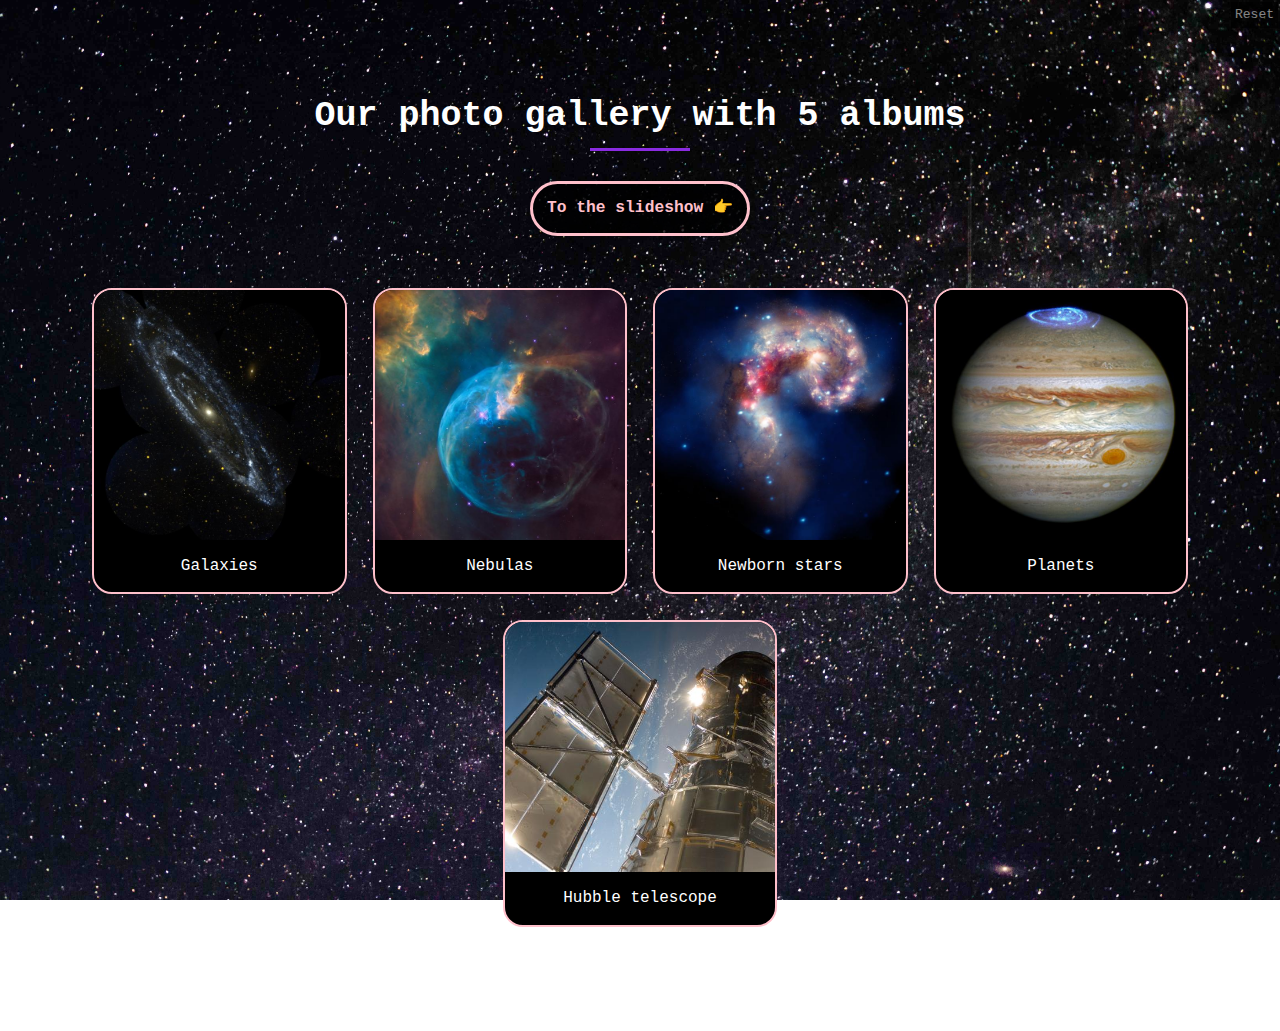
<file: index.html>
<!DOCTYPE html>
<html lang="en">
  <head>
    <meta charset="utf-8" />
    <title>appPictureLibrary</title>
    <meta name="viewport" content="width=device-width" />
    <link rel="stylesheet" href="./css/appPictureLibrary.css" />
    <link rel="stylesheet" href="./css/modal-window.css" />

    <script type="module" src="./script/appPictureLibrary.js"></script>
    <link
      rel="stylesheet"
      href="https://cdnjs.cloudflare.com/ajax/libs/font-awesome/4.7.0/css/font-awesome.min.css"
    />
  </head>

  <body>
    <div class="page">
      <div class="container">
        <h1>Our photo gallery with <span id="counter">0</span> albums</h1>
        <a class="navButton slideshowButton" href="/slideshow.html">To the slideshow 👉</a>
      </div>
      <div class="content">
      </div>
    </div>
    <div id="reset">Reset</div>
      <div id="modal1" class="pageContentInModal">
        <div class="windowModal">
          <span class="btnCloseModal">&times;</span>
            <div class="windowModalHeader">
                <h2 class="modalh2" contenteditable="false"></h2>
            </div>
            <div class="windowModalContent">
                <div class="modalImage"></div>
                <div class="modalComments desc" contenteditable="false"></div>
                <div class ="modalRating"></div>
                <button class="navButton" type="button" id="editSave">Edit</button>
            </div>
        </div>
    </div>
    </div>
    </div>   

  </div>
  </body>
</html>
<!--  Exercise:
▪ see all the albums with header picture and header text                                - check
▪ select an album and see all the pictures in that album.                               - check
▪ view picture titles and parts of the picture comment for the pictures in an album.    - check
▪ view an individual picture in an album in appropriate resolution together with title and 
full comment.                                                                             - check
▪ rate a picture, save the rating, and see the rating together with the picture           - check
▪ edit and save the title and comments of a picture.                                      - check   
▪ select pictures in an album and view them in a slide show.       // checkbox, lägger till bilder i array, presentera i modal/bootstrap
* responsive page                                                 // mediaquery                      
-->
</file>
<file: css/appPictureLibrary.css>
* {
  box-sizing: border-box;
}

html,
body {
  margin: 0;
  padding: 0;
  box-sizing: border-box;
  background-color: indigo;
  font-family: monospace;
  background: url(../app-data/library/pictures/background/stars.jpg) no-repeat
    center center fixed;
  background-size: cover;
  color: white;
  line-height: 1.4;
}

button,
input {
  font-family: monospace;
}

.photo-gallery {
  width: 90%;
  margin: auto;
  display: grid;
  grid-template-columns: repeat(2, 400px);
  grid-gap: 10px;
}
.pic {
  position: relative;
  height: 230px;
  border-radius: 10px;
}
.pic img {
  width: 100%;
  height: 100%;
  border-radius: 10px;
}
#check2:checked ~ .FlexWrap .FlexItem .pic-galaxy {
  opacity: 0;
  position: absolute;
  transform: scale(0);
}

.FlexWrap {
  height: 100%;
  width: 100%;
  display: flex;
  flex-wrap: wrap; /* test with wrap nowrap */
  justify-content: space-evenly; /* alignment along main axis - center flex-start flex-end space-evenly space-between space-around */
  gap: 2rem;
}

.FlexItem {
  cursor: pointer;
  background-color: black;
  border-radius: 20px;
  border: 2px solid pink;
  overflow: hidden;
  flex: 1;
  max-width: 25%;
  min-width: 250px;
  animation: border-color-changer 4s linear infinite;
}

.FlexItem:hover {
  /* background-color: rgba(255, 255, 255, 0.1); */
  transform: scale(1.05);
  /* background-color: rgb(98, 1, 167); */
  transition: 0.25s cubic-bezier(0.2, 0.8, 0.3, 2.5);
  border-color: #fff;
}

.FlexItem .img {
  width: 100%;
  height: 250px;
  background-color: black;
  object-fit: cover;
  border-radius: 10px 10px 0px 0px;
  display: block;
  background-repeat: no-repeat;
  background-position: center center;
  background-attachment: scroll;
  background-size: cover;
}

.FlexItem .title {
  color: #fff;
  text-align: center;
  border-radius: 10px;
  background-color: rgba(0, 0, 0, 0.2);
  padding: 15px;
  font-size: 16px;
}

#slideBtn {
  text-align: center;
  margin-left: 40%;
  height: auto;
  border-radius: 10px;
  font-weight: bold;
  background-color: pink;
}

.FlexItem .commentWrapper {
  padding: 15px;
}

.FlexItem .comment {
  color: grey;
  text-align: center;
  font-size: 12px;
  display: -webkit-box;
  -webkit-line-clamp: 3;
  -webkit-box-orient: vertical;
  overflow: hidden;
}

.checkboxWrapper {
  text-align: center;
  padding: 10px 0px 25px 0px;
  font-size: 11px;
  text-transform: uppercase;
  color: pink;
}

.checkboxWrapper input {
  vertical-align: middle;
}

.checkboxWrapper label {
  display: inline-block;
  padding-left: 10px;
  white-space: nowrap;
  cursor: pointer;
}

.checkboxWrapper:hover label {
  color: plum;
}

.album-title {
  font-size: 25px;
  color: #fff;
}

.prev:hover,
.next:hover {
  background-color: rgba(0, 0, 0, 0.8);
}

.rating {
  display: flex;
  justify-content: center;
}

.rating .star {
  padding: 3px;
}

.rating .star.checked {
  color: orange;
}

.back {
  color: white;
  font-size: 20px;
  text-align: left;
  padding: 20px 10px;
  cursor: pointer;
  border-radius: 10px;
  background-color: rgba(0, 0, 0, 0.2);
  width: 250px;
  text-align: center;
  font-weight: bold;
  margin-bottom: 25px;
}

#comment-box,
#post {
  border: none;
  border-radius: 5px;
}

#post:hover {
  background-color: rgb(179, 240, 12);
}

.navButton {
  box-shadow: 10px 10px 35px rgba(0, 0, 0, 0.2);
  margin: 0 auto;
  border: 3px solid plum;
  background-color: black;
  padding: 1rem;
  font-size: 1.25rem;
  color: plum;
  text-decoration: none;
  margin-bottom: 2rem;
  border-radius: 4rem;
  display: block;
  max-width: 220px;
  text-align: center;
  font-weight: bold;
  margin-bottom: 4rem;
}

.navButton:hover {
  border-color: black;
  color: black;
  background-color: plum;
}

.navButton.slideshowButton {
  border-color: pink;
  background-color: rgba(0, 0, 0, 0.8);
  color: pink;
}

.navButton.slideshowButton:hover {
  border-color: pink;
  color: #000;
  background-color: pink;
}

.page {
  margin: 0 auto;
  padding: 4rem 4rem 8rem 4rem;
  max-width: 1200px;
}

h1 {
  text-align: center;
  font-family: "Courier New", Courier, monospace;
  font-size: 35px;
  position: relative;
  margin: 40px 0;
  color: white;
}

h1::before {
  content: "";
  position: absolute;
  width: 100px;
  height: 3px;
  background-color: blueviolet;
  bottom: -10px;
  left: 50%;
  transform: translateX(-50%);
  animation: animate 4s linear infinite;
}

h3 {
  text-transform: uppercase;
  opacity: 0.5;
  margin: 0;
  font-size: 1.2rem;
  font-weight: bold;
}

h2 {
  font-size: 2.5rem;
  margin: 0;
}

.desc {
  font-size: 1.4rem;
}

.box {
  background-color: black;
  border: 2px solid plum;
  padding: 3rem;
  border-radius: 20px;
}

.box.album-info {
  margin-bottom: 2rem;
  background-color: rgba(0, 0, 0, 0.8);
}

#reset {
  position: absolute;
  right: 2px;
  top: 2px;
  background-color: #000;
  color: #fff;
  padding: 4px;
  opacity: 0.5;
  cursor: pointer;
}

#reset:hover {
  opacity: 1;
}

@media screen and (max-width: 1200px) {
  h1 {
    font-size: 2.8rem;
  }

  h2 {
    font-size: 2.25rem;
  }

  h3 {
    font-size: 1.1rem;
  }

  .desc {
    font-size: 1.2rem;
  }

  .btn {
    border-width: 0.18rem;
    font-size: 2.2rem;
    padding: 1.3rem 1.8rem;
  }

  .navButton {
    padding: 0.9rem;
    font-size: 1.2rem;
  }

  .img-container {
    height: 80vh;
  }
}

@media screen and (max-width: 950px) {
  h1 {
    font-size: 2.5rem;
  }

  h2 {
    font-size: 2rem;
  }

  h3 {
    font-size: 1rem;
  }

  .desc {
    font-size: 1rem;
  }

  .btn {
    border-width: 0.15rem;
    font-size: 2rem;
    padding: 1rem 1.5rem;
  }

  .navButton {
    padding: 0.8rem;
    font-size: 1.1rem;
  }

  .FlexItem {
    max-width: 50%;
  }
}

@media screen and (max-width: 850px) {
  h1 {
    font-size: 2rem;
    line-height: 1.25;
    margin-bottom: 3rem;
  }

  h2 {
    font-size: 1.7rem;
  }

  h3 {
    font-size: 0.9rem;
  }

  .desc {
    font-size: 0.9rem;
  }

  .btn {
    border-width: 0.15rem;
    font-size: 1.5rem;
    padding: 0.5rem 1rem;
  }

  .page {
    padding-right: 2rem;
    padding-left: 2rem;
  }
}

@media screen and (max-width: 650px) {
  .FlexItem {
    width: 100%;
    max-width: 100%;
  }

  .FlexItem .title {
    font-size: 20px;
  }

  .navButton {
    min-width: 80%;
  }
}

@keyframes animate {
  0% {
    width: 100px;
    background-color: blueviolet;
  }
  50% {
    width: 200px;
    background-color: pink;
  }
  100% {
    width: 100px;
    background-color: blueviolet;
  }
}

@keyframes border-color-changer {
  0% {
    border-color: plum;
  }
  50% {
    border-color: purple;
  }
  75% {
    border-color: pink;
  }
  100% {
    border-color: plum;
  }
}

@keyframes background-color-changer {
  0% {
    background-color: plum;
  }
  50% {
    background-color: purple;
  }
  75% {
    background-color: pink;
  }
  100% {
    background-color: plum;
  }
}
</file>
<file: css/modal-window.css>
.pageContent {
  width: 100vw;
  height: 100vh;
  background: linear-gradient(to right, #cbce91ff, #ea738dff);
}

.pageContentInModal {
  display: none;
  position: fixed;
  z-index: 1;
  /* Sit on top */
  left: 0;
  top: 0;
  width: 100%;
  height: 100%;
  background-color: rgba(0, 0, 0, 0.5);
}

#editSave {
  margin: 0 auto;
}

@media screen and (max-width: 675px) {
  .modalh2 {
    color: black;
    font-family: "Lucida Sans", "Lucida Sans Regular", "Lucida Grande",
      "Lucida Sans Unicode", Geneva, Verdana, sans-serif;
  }
  #editSave {
    font-style: italic;
    font-weight: bold;
  }
}

[contenteditable="true"] {
  color: white;
  border-bottom: 2px dotted black;
  text-align: left;
}

.windowModal {
  position: relative;
  left: 10%;
  top: 10%;
  width: 80%;
  height: 80%;
  display: flex;
  flex-direction: column;
  background-color: rgb(104, 69, 129);
  z-index: 2;
  animation-name: showModal;
  animation-duration: 1s;
  overflow-y: scroll;
  border-radius: 20px;
  border: 3px solid #fff;
  animation: background-color-changer 7s linear infinite;
}

.modalRating {
  padding: 3vmin;
}

.windowModalHeader {
  display: flex;
  flex-direction: row;
  flex: 0 0 40px;
  padding: 5vmin;
  padding-bottom: 0;
}

.windowModalContent {
  z-index: 2;
  flex: 1 1 auto;
  text-align: center;
  padding: 5vmin;
}

.windowModalContentImage {
  padding: 10px;
  max-width: 100%;
  max-height: 500px;
}

.btnCloseModal {
  color: lightgray;
  font-size: 24px;
  font-weight: bold;
  padding-right: 0.5rem;
  position: absolute;
  right: 15px;
  top: 15px;
}

.btnCloseModal:hover {
  cursor: pointer;
  color: darkgray;
}

.windowModalHeader h2 {
  text-align: center;
  display: block;
  width: 100%;
}

@keyframes showModal {
  from {
    top: -300px;
    opacity: 0;
  }

  to {
    top: 25%;
    opacity: 1;
  }
}
</file>
